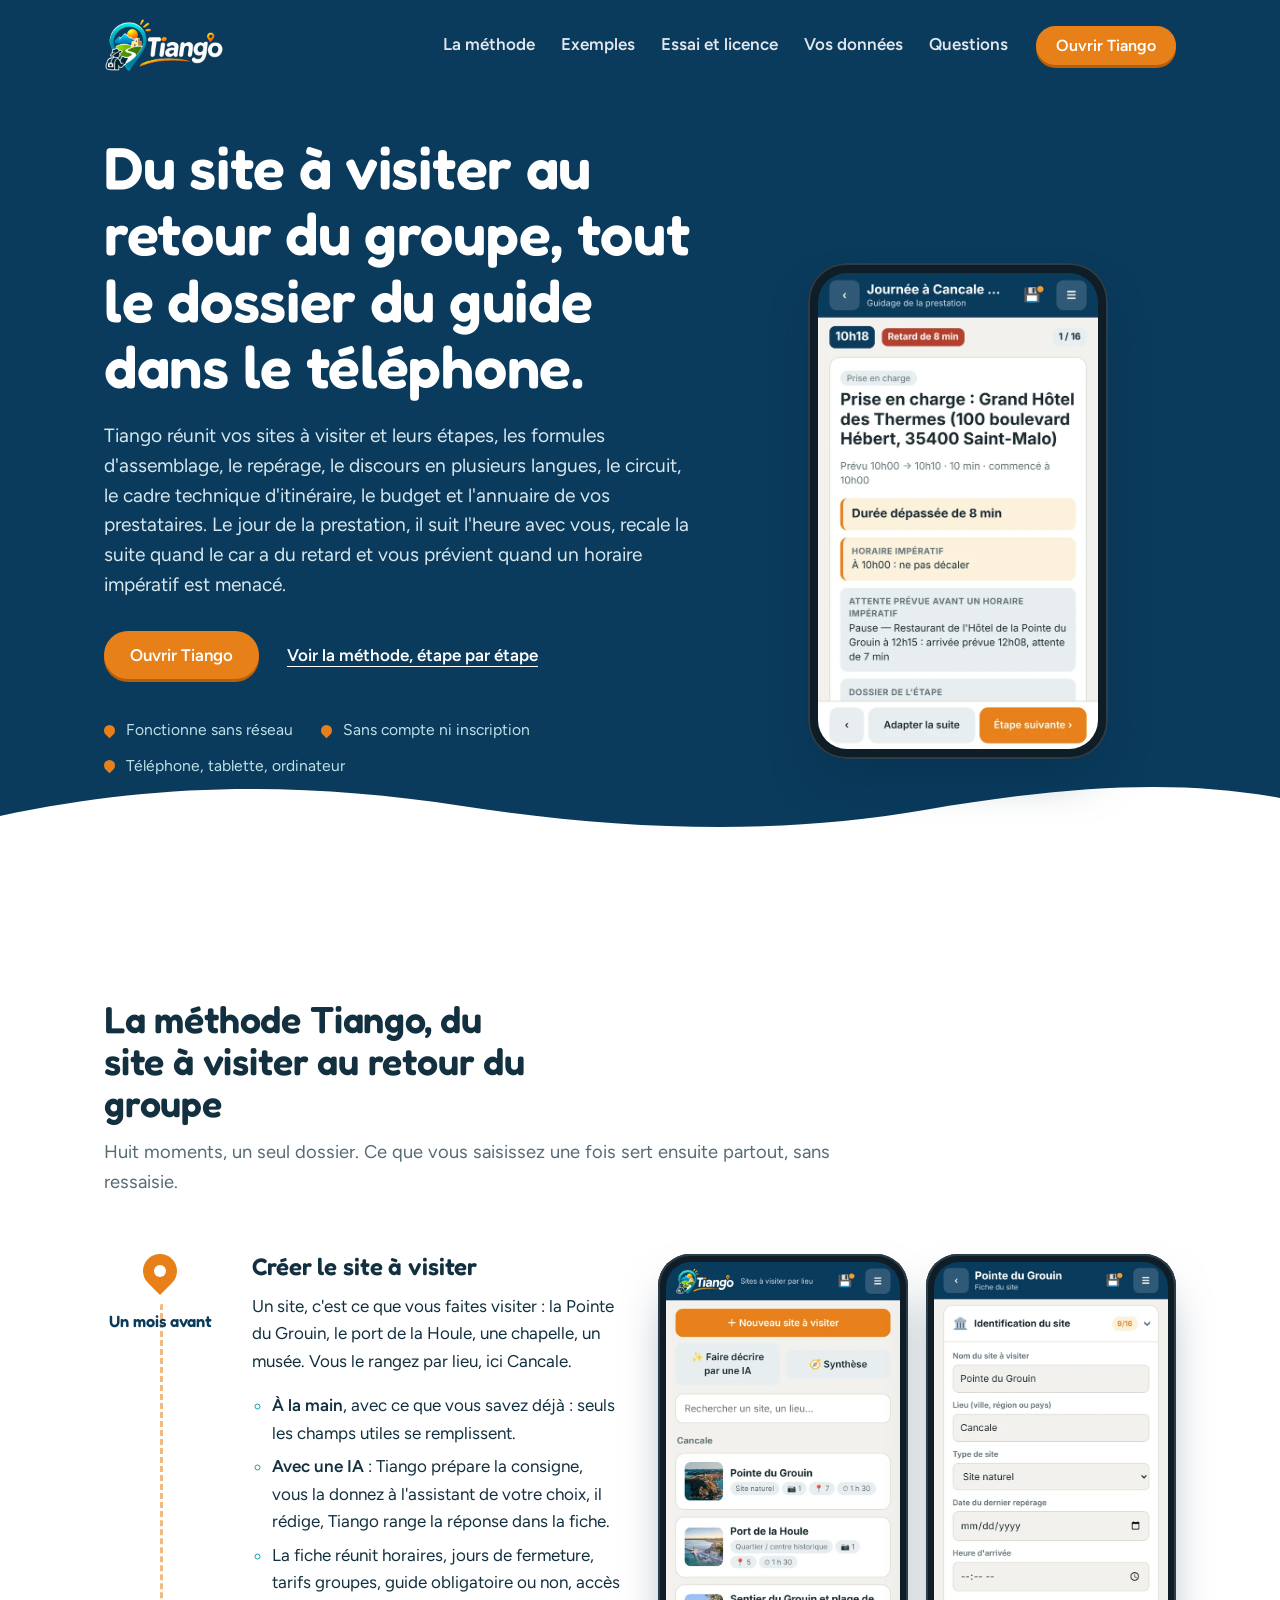
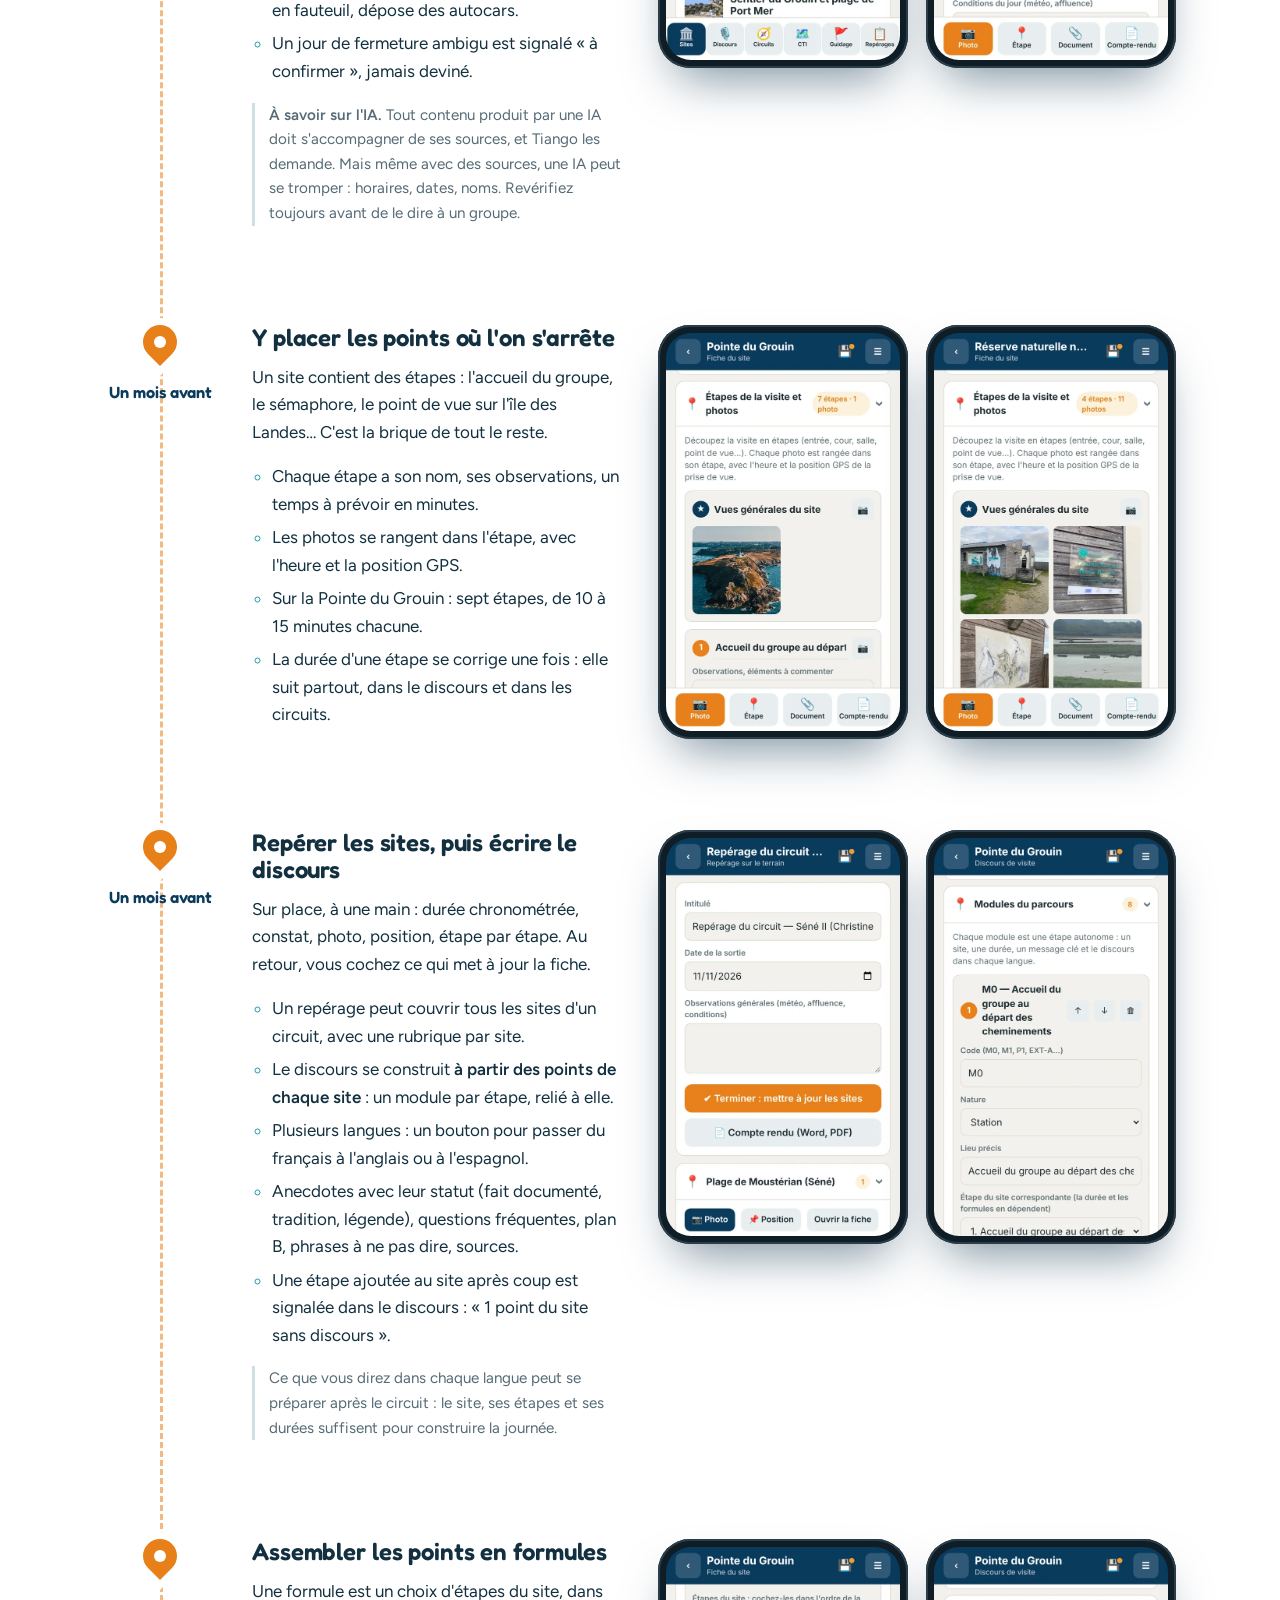
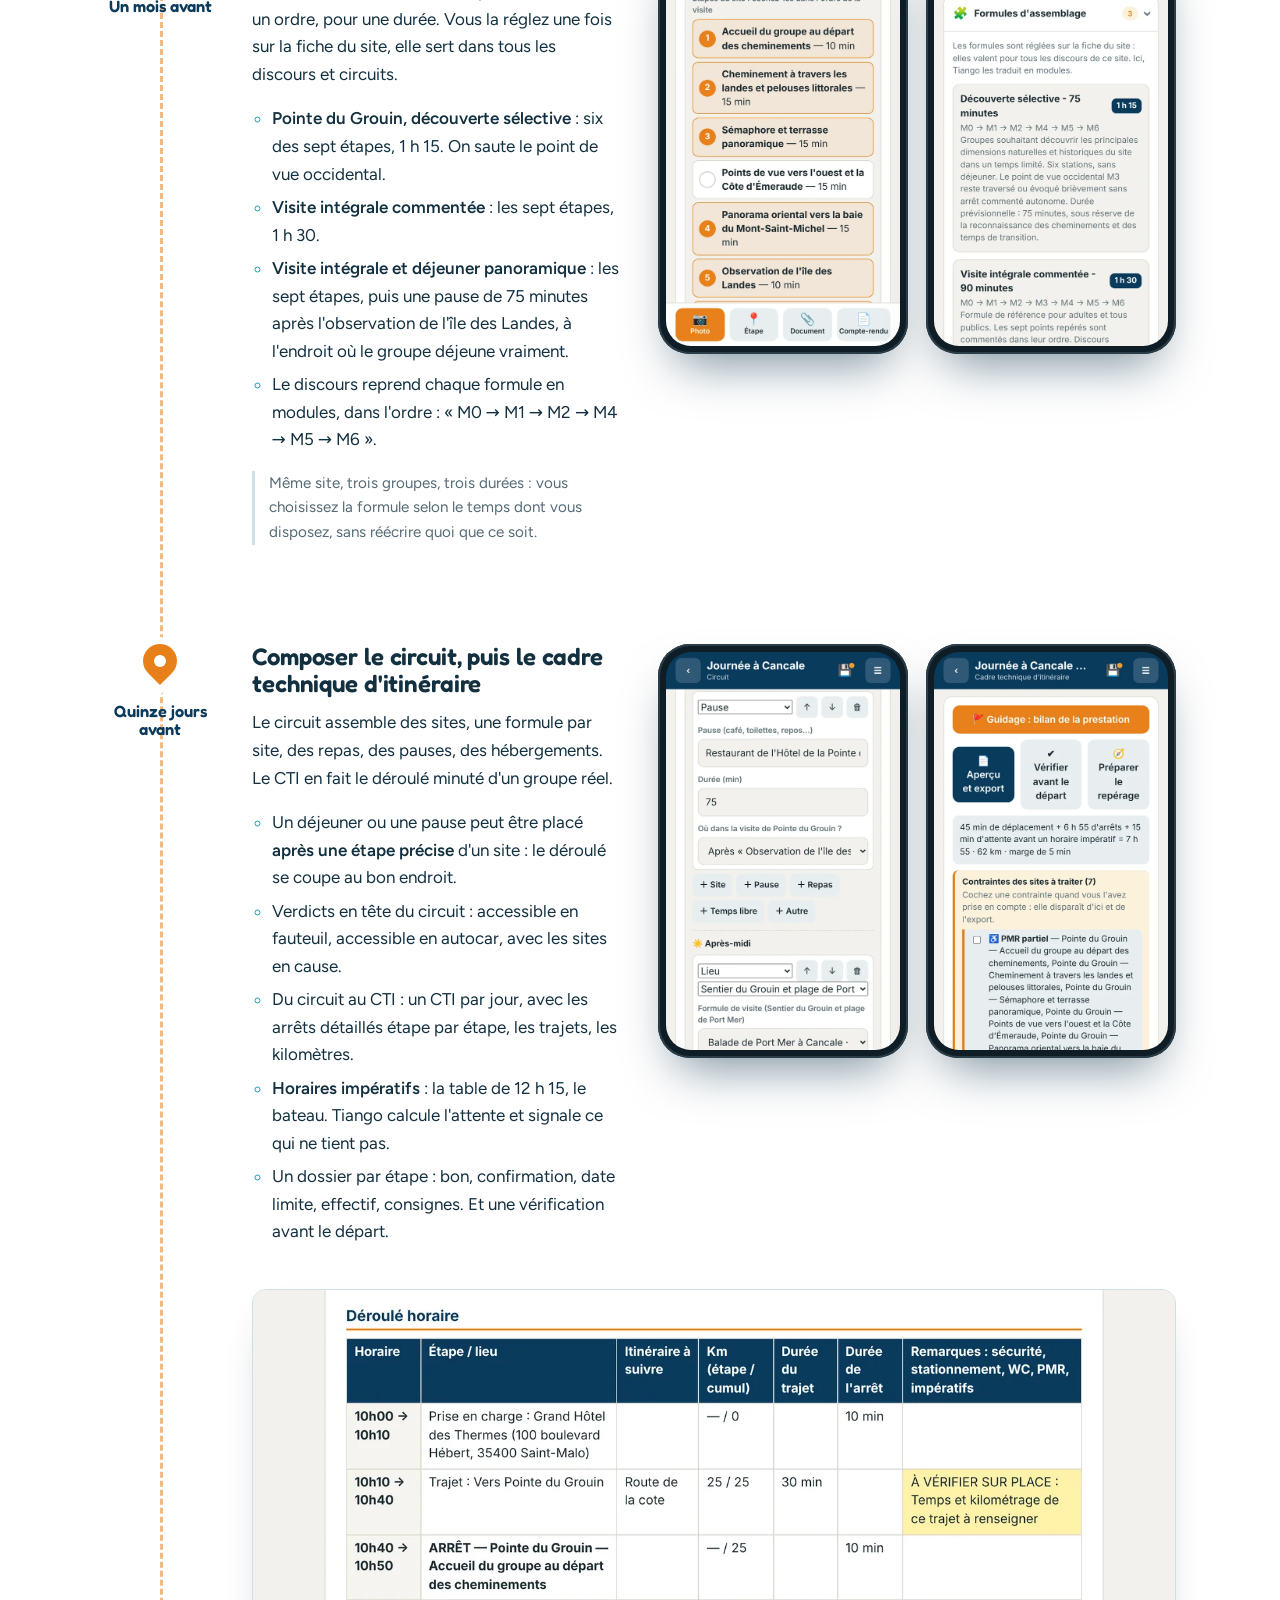
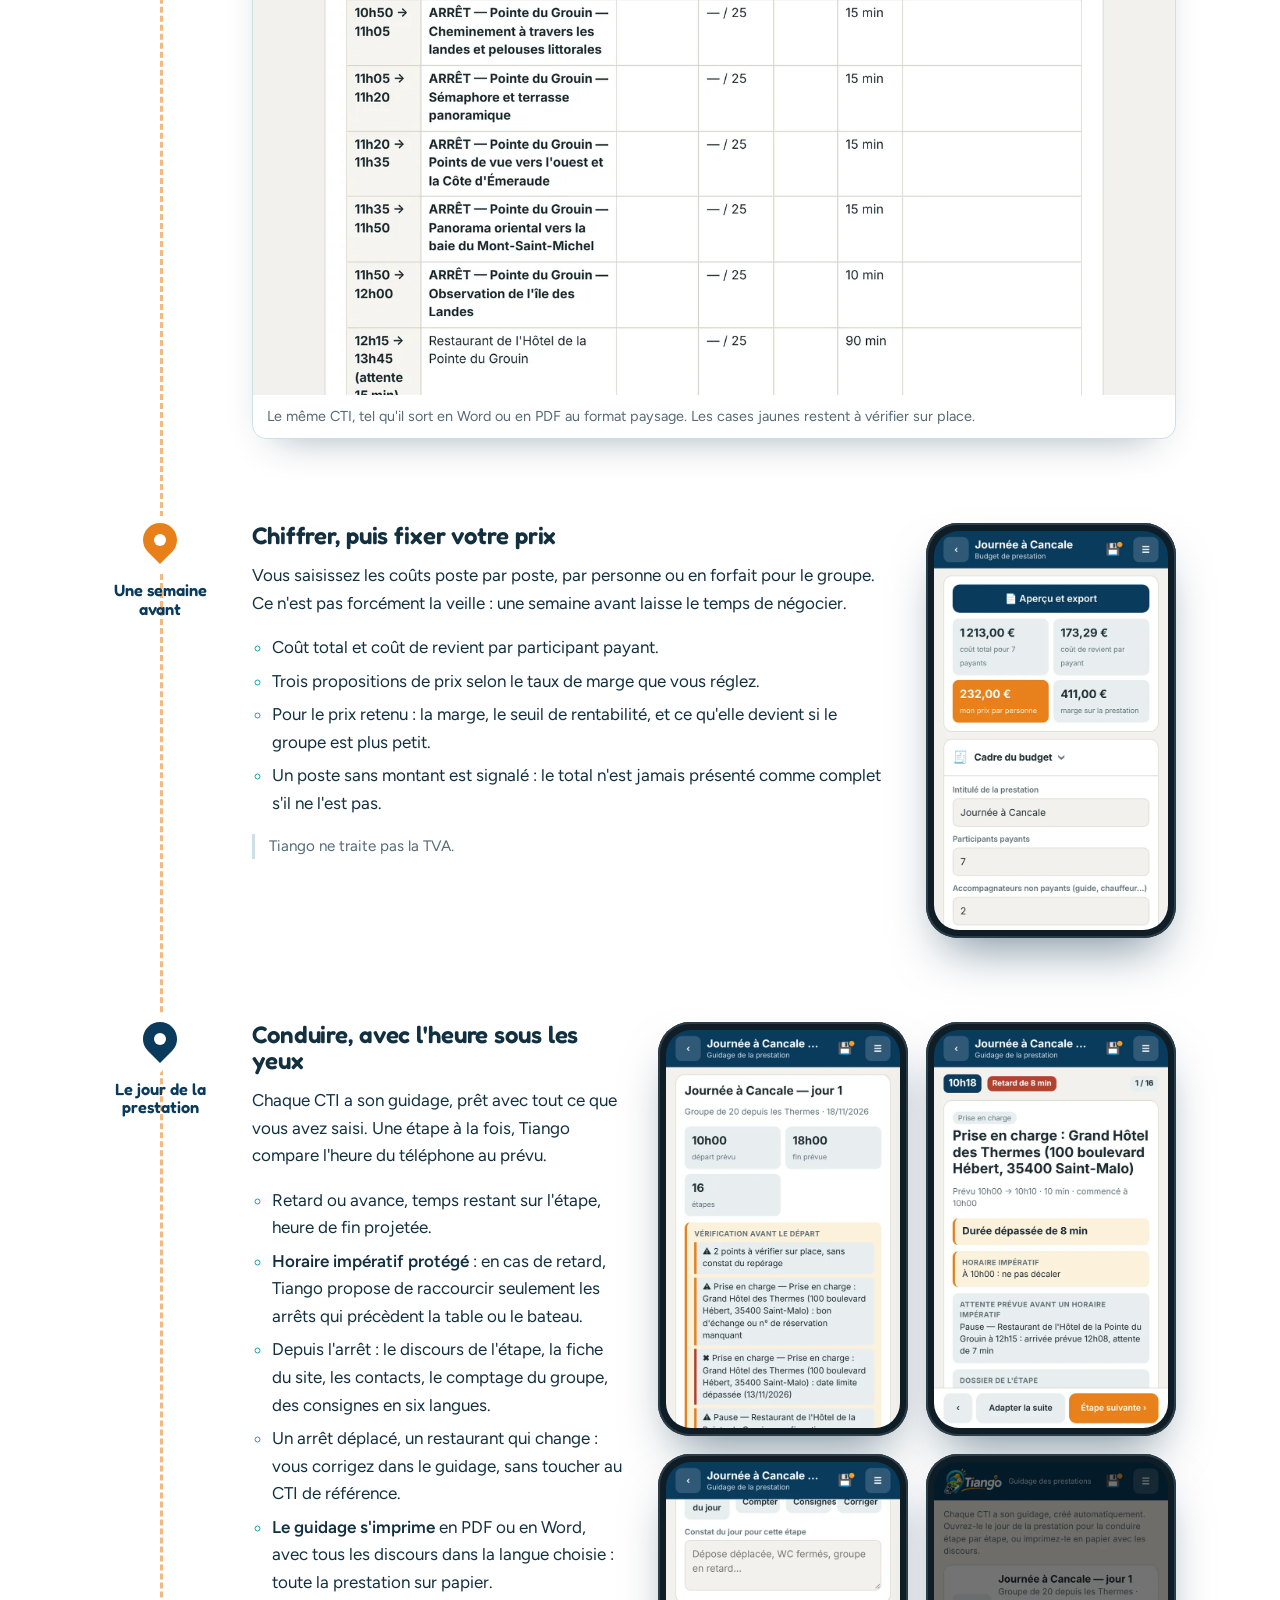
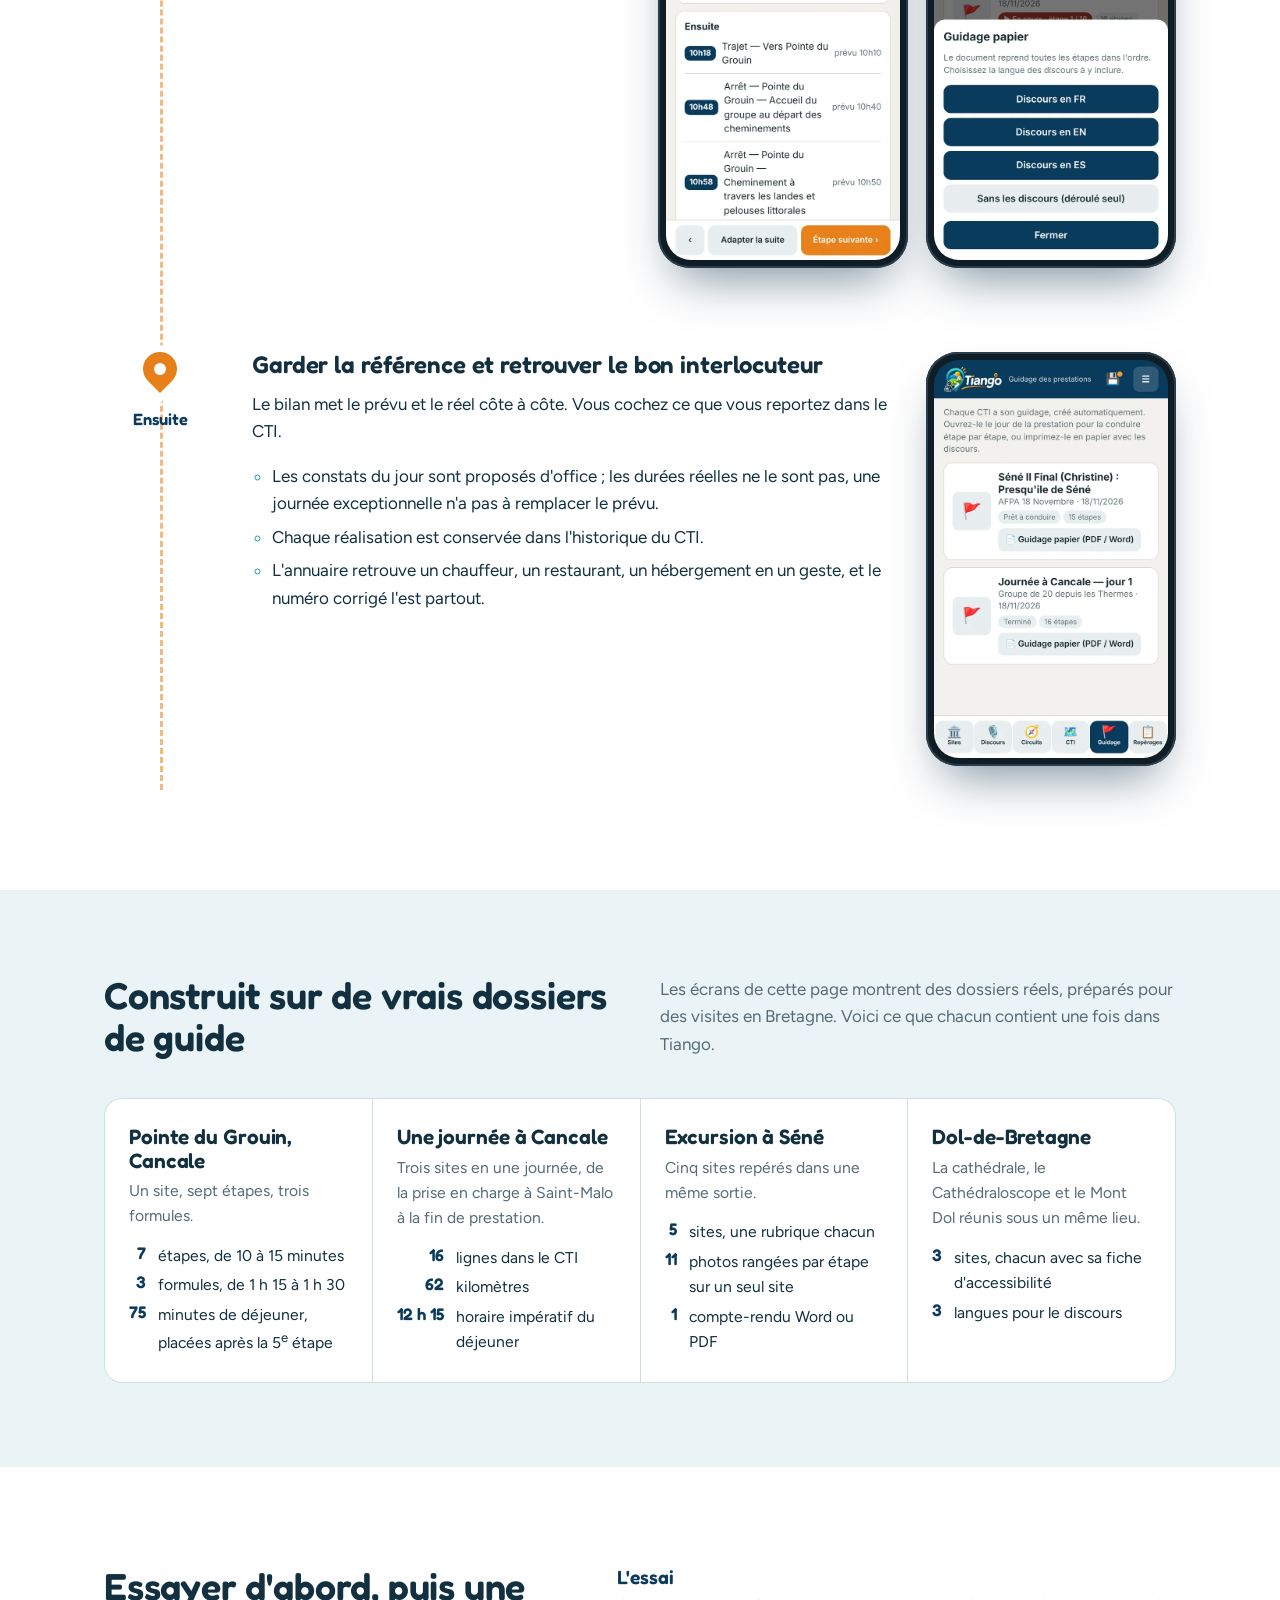
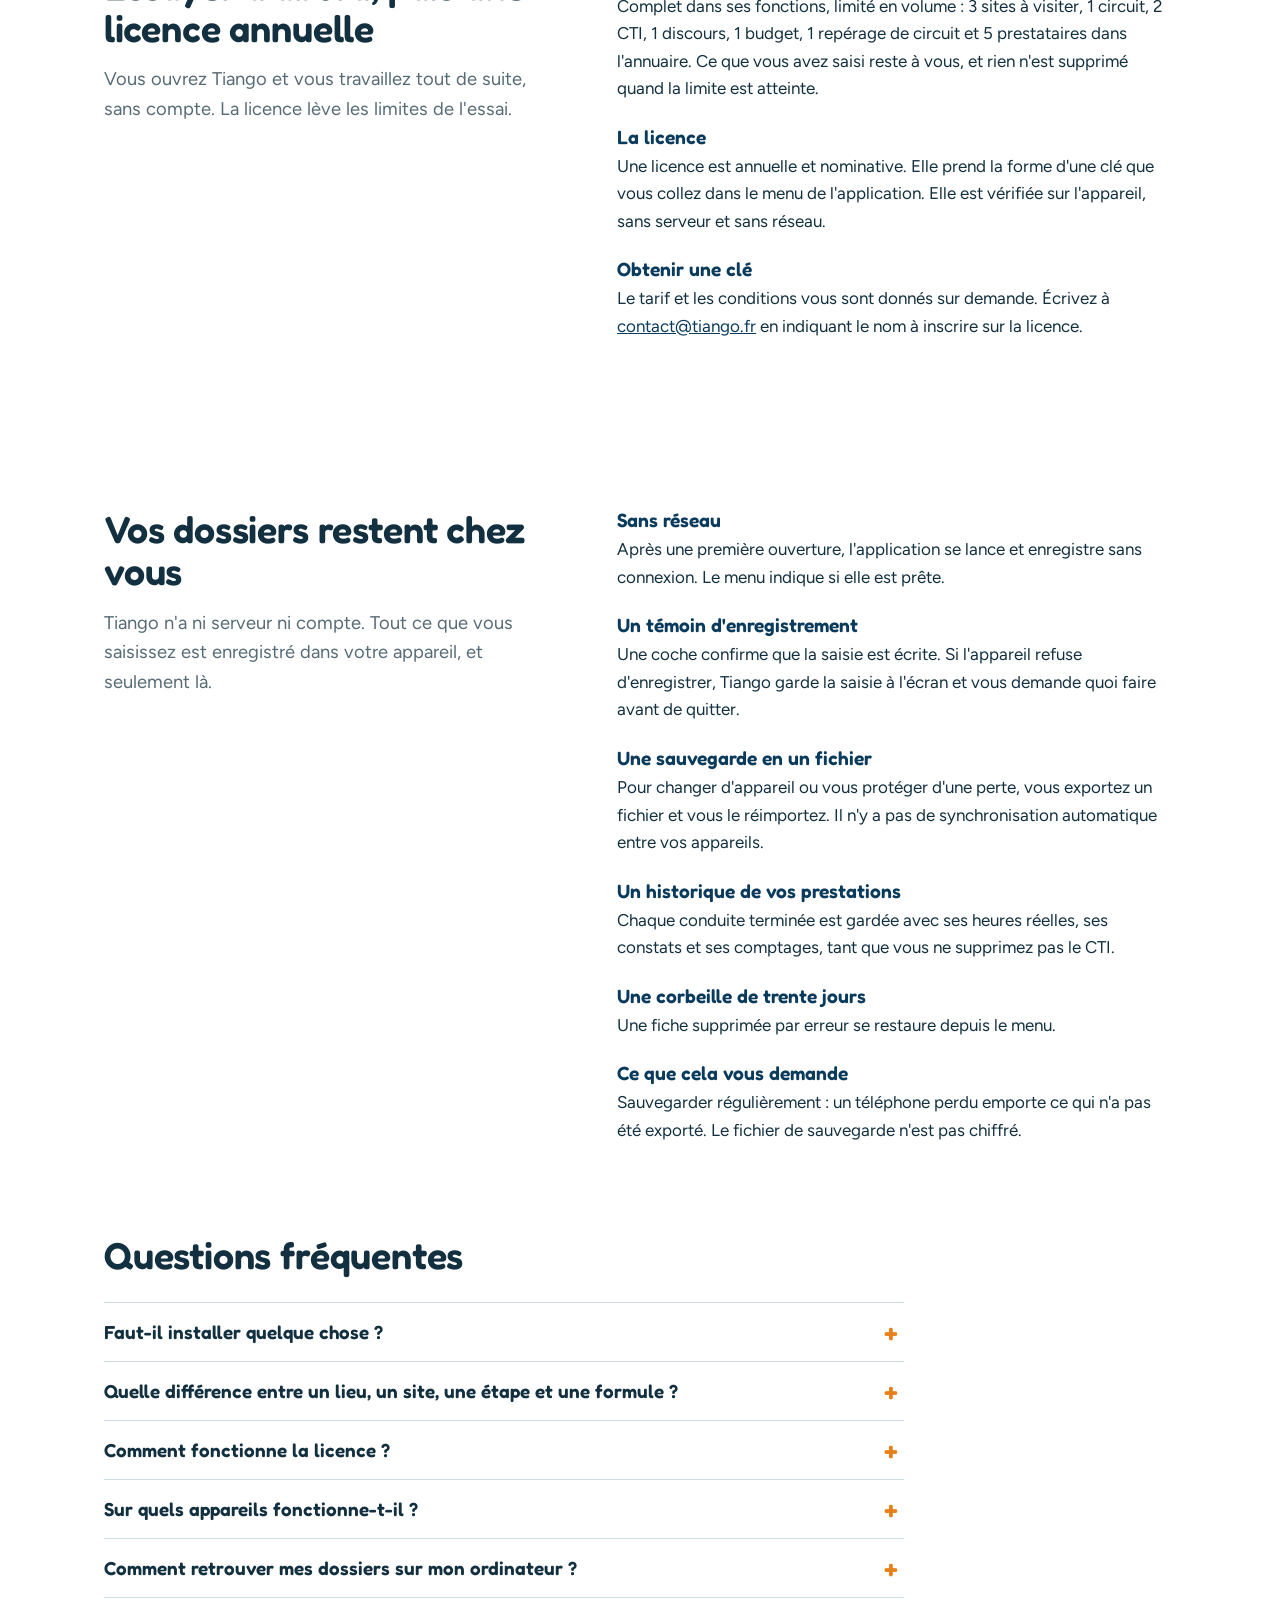
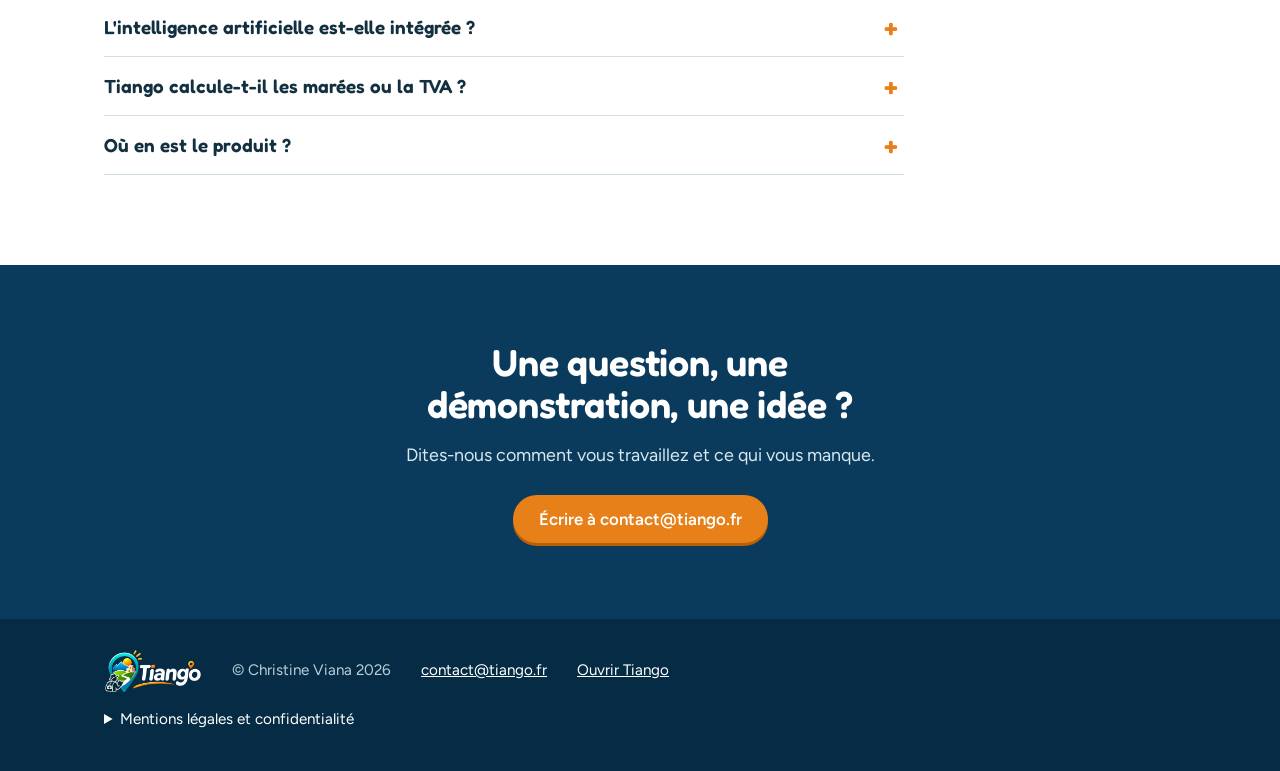
<file: index.html>
<!DOCTYPE html>
<html lang="fr">
<head>
<meta charset="utf-8">
<meta name="viewport" content="width=device-width, initial-scale=1">
<title>Tiango – le dossier du guide, du repérage au retour du groupe</title>
<meta name="description" content="Tiango réunit les sites à visiter et leurs étapes, les formules d'assemblage, le repérage, le discours en plusieurs langues, le circuit, le cadre technique d'itinéraire, le budget et l'annuaire. Le jour J, il suit l'heure et protège les horaires impératifs. Sans réseau, sans compte.">
<meta name="theme-color" content="#0a3a5c">
<meta property="og:title" content="Tiango – le dossier du guide, du repérage au retour du groupe">
<meta property="og:description" content="Sites à visiter, repérage, itinéraire, discours, budget, annuaire et conduite de la prestation, dans le téléphone du guide.">
<meta property="og:type" content="website">
<meta property="og:url" content="https://tiango.fr/">
<meta property="og:image" content="https://tiango.fr/img/icon-192.png">
<link rel="icon" type="image/png" href="img/icon-32.png">
<link rel="apple-touch-icon" href="img/icon-180.png">
<link rel="preload" href="fonts/fredoka-latin-600-normal.woff2" as="font" type="font/woff2" crossorigin>
<link rel="stylesheet" href="site.css">
</head>
<body>
<a class="skip" href="#journee">Aller au contenu</a>

<header class="top">
  <nav class="nav wrap" aria-label="Navigation principale">
    <a class="brand" href="./" aria-label="Tiango, accueil"><img src="img/logo-dark.png" alt="Tiango" width="720" height="323"></a>
    <ul>
      <li><a href="#journee">La méthode</a></li>
      <li><a href="#exemples">Exemples</a></li>
      <li><a href="#licence">Essai et licence</a></li>
      <li><a href="#donnees">Vos données</a></li>
      <li><a href="#questions">Questions</a></li>
    </ul>
    <a class="go" href="app/">Ouvrir Tiango</a>
  </nav>

  <div class="hero wrap">
    <div>
      <h1>Du site à visiter au retour du groupe, tout le dossier du guide dans le téléphone.</h1>
      <p class="lead">Tiango réunit vos sites à visiter et leurs étapes, les formules d'assemblage, le repérage, le discours en plusieurs langues, le circuit, le cadre technique d'itinéraire, le budget et l'annuaire de vos prestataires. Le jour de la prestation, il suit l'heure avec vous, recale la suite quand le car a du retard et vous prévient quand un horaire impératif est menacé.</p>
      <div class="cta">
        <a class="go" href="app/">Ouvrir Tiango</a>
        <a class="quiet" href="#journee">Voir la méthode, étape par étape</a>
      </div>
      <ul class="facts">
        <li>Fonctionne sans réseau</li>
        <li>Sans compte ni inscription</li>
        <li>Téléphone, tablette, ordinateur</li>
      </ul>
    </div>
    <div class="phone">
      <img src="img/conduite.webp" width="600" height="1021" alt="Tiango pendant une prestation à Cancale : le groupe a huit minutes de retard, l'horaire impératif du déjeuner est rappelé.">
    </div>
  </div>
  <svg class="shore" viewBox="0 0 1440 70" preserveAspectRatio="none" aria-hidden="true"><path d="M0 70V38c180-34 340-34 520-10s350 30 520 4 290-30 400-12v50z"/></svg>
</header>

<main>
<section class="route" id="journee">
  <div class="wrap">
    <h2>La méthode Tiango, du site à visiter au retour du groupe</h2>
    <p>Huit moments, un seul dossier. Ce que vous saisissez une fois sert ensuite partout, sans ressaisie.</p>

    <ol class="stops">
<li class="stop">
<div class="when">Un mois avant</div>
<div class="what"><h3>Créer le site à visiter</h3><p>Un site, c'est ce que vous faites visiter : la Pointe du Grouin, le port de la Houle, une chapelle, un musée. Vous le rangez par lieu, ici Cancale.</p><ul><li><b>À la main</b>, avec ce que vous savez déjà : seuls les champs utiles se remplissent.</li><li><b>Avec une IA</b> : Tiango prépare la consigne, vous la donnez à l'assistant de votre choix, il rédige, Tiango range la réponse dans la fiche.</li><li>La fiche réunit horaires, jours de fermeture, tarifs groupes, guide obligatoire ou non, accès en fauteuil, dépose des autocars.</li><li>Un jour de fermeture ambigu est signalé « à confirmer », jamais deviné.</li></ul><p class="note"><b>À savoir sur l'IA.</b> Tout contenu produit par une IA doit s'accompagner de ses sources, et Tiango les demande. Mais même avec des sources, une IA peut se tromper : horaires, dates, noms. Revérifiez toujours avant de le dire à un groupe.</p></div>
<div class="shots"><div class="phone small"><img loading="lazy" src="img/sites.webp" width="600" height="1021" alt="La liste des sites à visiter, rangés par lieu : Cancale réunit la Pointe du Grouin, le sentier de Port Mer et le Port de la Houle."></div><div class="phone small"><img loading="lazy" src="img/fiche.webp" width="600" height="1021" alt="La fiche de la Pointe du Grouin : identification, horaires, accessibilité, accès, contenu."></div></div>
</li>
<li class="stop">
<div class="when">Un mois avant</div>
<div class="what"><h3>Y placer les points où l'on s'arrête</h3><p>Un site contient des étapes : l'accueil du groupe, le sémaphore, le point de vue sur l'île des Landes… C'est la brique de tout le reste.</p><ul><li>Chaque étape a son nom, ses observations, un temps à prévoir en minutes.</li><li>Les photos se rangent dans l'étape, avec l'heure et la position GPS.</li><li>Sur la Pointe du Grouin : sept étapes, de 10 à 15 minutes chacune.</li><li>La durée d'une étape se corrige une fois : elle suit partout, dans le discours et dans les circuits.</li></ul></div>
<div class="shots"><div class="phone small"><img loading="lazy" src="img/etapes.webp" width="600" height="1021" alt="Les sept étapes de la Pointe du Grouin avec leur durée."></div><div class="phone small"><img loading="lazy" src="img/etapes-photos.webp" width="600" height="1021" alt="Une visite repérée à la réserve des marais de Séné : onze photos rangées par étape."></div></div>
</li>
<li class="stop">
<div class="when">Un mois avant</div>
<div class="what"><h3>Repérer les sites, puis écrire le discours</h3><p>Sur place, à une main : durée chronométrée, constat, photo, position, étape par étape. Au retour, vous cochez ce qui met à jour la fiche.</p><ul><li>Un repérage peut couvrir tous les sites d'un circuit, avec une rubrique par site.</li><li>Le discours se construit <b>à partir des points de chaque site</b> : un module par étape, relié à elle.</li><li>Plusieurs langues : un bouton pour passer du français à l'anglais ou à l'espagnol.</li><li>Anecdotes avec leur statut (fait documenté, tradition, légende), questions fréquentes, plan B, phrases à ne pas dire, sources.</li><li>Une étape ajoutée au site après coup est signalée dans le discours : « 1 point du site sans discours ».</li></ul><p class="note">Ce que vous direz dans chaque langue peut se préparer après le circuit : le site, ses étapes et ses durées suffisent pour construire la journée.</p></div>
<div class="shots"><div class="phone small"><img loading="lazy" src="img/reperage-fiche.webp" width="600" height="1021" alt="Fiche de repérage d'un site : constats et durées étape par étape."></div><div class="phone small"><img loading="lazy" src="img/discours.webp" width="600" height="1021" alt="Les modules du discours de la Pointe du Grouin, chacun relié à son étape."></div></div>
</li>
<li class="stop">
<div class="when">Un mois avant</div>
<div class="what"><h3>Assembler les points en formules</h3><p>Une formule est un choix d'étapes du site, dans un ordre, pour une durée. Vous la réglez une fois sur la fiche du site, elle sert dans tous les discours et circuits.</p><ul><li><b>Pointe du Grouin, découverte sélective</b> : six des sept étapes, 1 h 15. On saute le point de vue occidental.</li><li><b>Visite intégrale commentée</b> : les sept étapes, 1 h 30.</li><li><b>Visite intégrale et déjeuner panoramique</b> : les sept étapes, puis une pause de 75 minutes après l'observation de l'île des Landes, à l'endroit où le groupe déjeune vraiment.</li><li>Le discours reprend chaque formule en modules, dans l'ordre : « M0 → M1 → M2 → M4 → M5 → M6 ».</li></ul><p class="note">Même site, trois groupes, trois durées : vous choisissez la formule selon le temps dont vous disposez, sans réécrire quoi que ce soit.</p></div>
<div class="shots"><div class="phone small"><img loading="lazy" src="img/formules.webp" width="600" height="1021" alt="Cocher les étapes dans l'ordre : le numéro donne le rang dans la formule."></div><div class="phone small"><img loading="lazy" src="img/discours-formules.webp" width="600" height="1021" alt="Les trois formules de la Pointe du Grouin traduites en modules."></div></div>
</li>
<li class="stop">
<div class="when">Quinze jours avant</div>
<div class="what"><h3>Composer le circuit, puis le cadre technique d'itinéraire</h3><p>Le circuit assemble des sites, une formule par site, des repas, des pauses, des hébergements. Le CTI en fait le déroulé minuté d'un groupe réel.</p><ul><li>Un déjeuner ou une pause peut être placé <b>après une étape précise</b> d'un site : le déroulé se coupe au bon endroit.</li><li>Verdicts en tête du circuit : accessible en fauteuil, accessible en autocar, avec les sites en cause.</li><li>Du circuit au CTI : un CTI par jour, avec les arrêts détaillés étape par étape, les trajets, les kilomètres.</li><li><b>Horaires impératifs</b> : la table de 12 h 15, le bateau. Tiango calcule l'attente et signale ce qui ne tient pas.</li><li>Un dossier par étape : bon, confirmation, date limite, effectif, consignes. Et une vérification avant le départ.</li></ul></div>
<div class="shots"><div class="phone small"><img loading="lazy" src="img/circuit-pause.webp" width="600" height="1021" alt="Une pause de 75 minutes insérée après l'étape « Observation de l'île des Landes »."></div><div class="phone small"><img loading="lazy" src="img/cti.webp" width="600" height="1021" alt="Le CTI de la journée à Cancale : bilan des temps, contrôles, accès au guidage."></div></div><figure class="wide"><img loading="lazy" src="img/cti-deroule.webp" width="1400" height="1071" alt="Le déroulé horaire exporté en paysage : horaires, étape, itinéraire, kilomètres, durées, remarques, cases à vérifier en jaune."><figcaption>Le même CTI, tel qu'il sort en Word ou en PDF au format paysage. Les cases jaunes restent à vérifier sur place.</figcaption></figure>
</li>
<li class="stop">
<div class="when">Une semaine avant</div>
<div class="what"><h3>Chiffrer, puis fixer votre prix</h3><p>Vous saisissez les coûts poste par poste, par personne ou en forfait pour le groupe. Ce n'est pas forcément la veille : une semaine avant laisse le temps de négocier.</p><ul><li>Coût total et coût de revient par participant payant.</li><li>Trois propositions de prix selon le taux de marge que vous réglez.</li><li>Pour le prix retenu : la marge, le seuil de rentabilité, et ce qu'elle devient si le groupe est plus petit.</li><li>Un poste sans montant est signalé : le total n'est jamais présenté comme complet s'il ne l'est pas.</li></ul><p class="note">Tiango ne traite pas la TVA.</p></div>
<div class="shots"><div class="phone small"><img loading="lazy" src="img/budget.webp" width="600" height="1021" alt="Budget de la journée à Cancale : coût total, coût de revient par payant, prix retenu, marge."></div></div>
</li>
<li class="stop day">
<div class="when">Le jour de la prestation</div>
<div class="what"><h3>Conduire, avec l'heure sous les yeux</h3><p>Chaque CTI a son guidage, prêt avec tout ce que vous avez saisi. Une étape à la fois, Tiango compare l'heure du téléphone au prévu.</p><ul><li>Retard ou avance, temps restant sur l'étape, heure de fin projetée.</li><li><b>Horaire impératif protégé</b> : en cas de retard, Tiango propose de raccourcir seulement les arrêts qui précèdent la table ou le bateau.</li><li>Depuis l'arrêt : le discours de l'étape, la fiche du site, les contacts, le comptage du groupe, des consignes en six langues.</li><li>Un arrêt déplacé, un restaurant qui change : vous corrigez dans le guidage, sans toucher au CTI de référence.</li><li><b>Le guidage s'imprime</b> en PDF ou en Word, avec tous les discours dans la langue choisie : toute la prestation sur papier.</li></ul></div>
<div class="shots"><div class="phone small"><img loading="lazy" src="img/gui-prepa.webp" width="600" height="1021" alt="Écran de préparation : heures, nombre d'étapes, vérification avant le départ."></div><div class="phone small"><img loading="lazy" src="img/conduite.webp" width="600" height="1021" alt="Retard de 8 minutes : l'horaire impératif est rappelé, l'attente avant le déjeuner annoncée."></div><div class="phone small"><img loading="lazy" src="img/conduite-suite.webp" width="600" height="1021" alt="Les constats du jour et les étapes suivantes, recalées."></div><div class="phone small"><img loading="lazy" src="img/papier-langue.webp" width="600" height="1021" alt="Le guidage papier : choix de la langue des discours à inclure."></div></div>
</li>
<li class="stop">
<div class="when">Ensuite</div>
<div class="what"><h3>Garder la référence et retrouver le bon interlocuteur</h3><p>Le bilan met le prévu et le réel côte à côte. Vous cochez ce que vous reportez dans le CTI.</p><ul><li>Les constats du jour sont proposés d'office ; les durées réelles ne le sont pas, une journée exceptionnelle n'a pas à remplacer le prévu.</li><li>Chaque réalisation est conservée dans l'historique du CTI.</li><li>L'annuaire retrouve un chauffeur, un restaurant, un hébergement en un geste, et le numéro corrigé l'est partout.</li></ul></div>
<div class="shots"><div class="phone small"><img loading="lazy" src="img/gui-liste.webp" width="600" height="1021" alt="La liste des guidages : prêt à conduire, en cours, terminé."></div></div>
</li>
</ol>
  </div>
</section>

<section class="examples" id="exemples">
<div class="wrap">
<div class="intro">
<h2>Construit sur de vrais dossiers de guide</h2>
<p>Les écrans de cette page montrent des dossiers réels, préparés pour des visites en Bretagne. Voici ce que chacun contient une fois dans Tiango.</p>
</div>
<ul class="files">
<li>
<h3>Pointe du Grouin, Cancale</h3>
<p>Un site, sept étapes, trois formules.</p>
<dl><dt>7</dt><dd>étapes, de 10 à 15 minutes</dd><dt>3</dt><dd>formules, de 1&nbsp;h&nbsp;15 à 1&nbsp;h&nbsp;30</dd><dt>75</dt><dd>minutes de déjeuner, placées après la 5<sup>e</sup> étape</dd></dl>
</li>
<li>
<h3>Une journée à Cancale</h3>
<p>Trois sites en une journée, de la prise en charge à Saint-Malo à la fin de prestation.</p>
<dl><dt>16</dt><dd>lignes dans le CTI</dd><dt>62</dt><dd>kilomètres</dd><dt>12&nbsp;h&nbsp;15</dt><dd>horaire impératif du déjeuner</dd></dl>
</li>
<li>
<h3>Excursion à Séné</h3>
<p>Cinq sites repérés dans une même sortie.</p>
<dl><dt>5</dt><dd>sites, une rubrique chacun</dd><dt>11</dt><dd>photos rangées par étape sur un seul site</dd><dt>1</dt><dd>compte-rendu Word ou PDF</dd></dl>
</li>
<li>
<h3>Dol-de-Bretagne</h3>
<p>La cathédrale, le Cathédraloscope et le Mont Dol réunis sous un même lieu.</p>
<dl><dt>3</dt><dd>sites, chacun avec sa fiche d'accessibilité</dd><dt>3</dt><dd>langues pour le discours</dd></dl>
</li>
</ul>
</div>
</section>

<section class="data" id="licence">
  <div class="wrap">
    <div class="cols">
      <div>
        <h2>Essayer d'abord, puis une licence annuelle</h2>
        <p class="lead" style="margin-top:16px">Vous ouvrez Tiango et vous travaillez tout de suite, sans compte. La licence lève les limites de l'essai.</p>
      </div>
      <dl>
        <dt>L'essai</dt>
        <dd>Complet dans ses fonctions, limité en volume : 3 sites à visiter, 1 circuit, 2 CTI, 1 discours, 1 budget, 1 repérage de circuit et 5 prestataires dans l'annuaire. Ce que vous avez saisi reste à vous, et rien n'est supprimé quand la limite est atteinte.</dd>
        <dt>La licence</dt>
        <dd>Une licence est annuelle et nominative. Elle prend la forme d'une clé que vous collez dans le menu de l'application. Elle est vérifiée sur l'appareil, sans serveur et sans réseau.</dd>
        <dt>Obtenir une clé</dt>
        <dd>Le tarif et les conditions vous sont donnés sur demande. Écrivez à <a href="mailto:contact@tiango.fr?subject=Demande de licence Tiango">contact@tiango.fr</a> en indiquant le nom à inscrire sur la licence.</dd>
      </dl>
    </div>
  </div>
</section>

<section class="data" id="donnees">
  <div class="wrap">
    <div class="cols">
      <div>
        <h2>Vos dossiers restent chez vous</h2>
        <p class="lead" style="margin-top:16px">Tiango n'a ni serveur ni compte. Tout ce que vous saisissez est enregistré dans votre appareil, et seulement là.</p>
      </div>
      <dl>
        <dt>Sans réseau</dt>
        <dd>Après une première ouverture, l'application se lance et enregistre sans connexion. Le menu indique si elle est prête.</dd>
        <dt>Un témoin d'enregistrement</dt>
        <dd>Une coche confirme que la saisie est écrite. Si l'appareil refuse d'enregistrer, Tiango garde la saisie à l'écran et vous demande quoi faire avant de quitter.</dd>
        <dt>Une sauvegarde en un fichier</dt>
        <dd>Pour changer d'appareil ou vous protéger d'une perte, vous exportez un fichier et vous le réimportez. Il n'y a pas de synchronisation automatique entre vos appareils.</dd>
        <dt>Un historique de vos prestations</dt>
        <dd>Chaque conduite terminée est gardée avec ses heures réelles, ses constats et ses comptages, tant que vous ne supprimez pas le CTI.</dd>
        <dt>Une corbeille de trente jours</dt>
        <dd>Une fiche supprimée par erreur se restaure depuis le menu.</dd>
        <dt>Ce que cela vous demande</dt>
        <dd>Sauvegarder régulièrement : un téléphone perdu emporte ce qui n'a pas été exporté. Le fichier de sauvegarde n'est pas chiffré.</dd>
      </dl>
    </div>
  </div>
</section>

<section class="faq" id="questions">
  <div class="wrap">
    <h2>Questions fréquentes</h2>
    <details>
      <summary>Faut-il installer quelque chose ?</summary>
      <p>Non. Tiango s'ouvre dans le navigateur. Sur iPhone et iPad, ajoutez-le à l'écran d'accueil depuis le bouton Partager de Safari : il se lance alors comme une application et ses données sont mieux protégées.</p>
    </details>
    <details>
      <summary>Quelle différence entre un lieu, un site, une étape et une formule ?</summary>
      <p>Le lieu est la ville ou la région. Le site à visiter est ce que vous faites visiter ; sa fiche (accessibilité, horaires, accès) lui appartient. Une étape est un point du site où le groupe s'arrête. Une formule assemble des étapes du site dans un ordre et pour une durée. Le discours est le texte que vous dites, un module par étape.</p>
    </details>
    <details>
      <summary>Comment fonctionne la licence ?</summary>
      <p>Vous recevez une clé nominative valable un an, que vous saisissez dans le menu de l'application. Sa validité se vérifie sur l'appareil, sans connexion. À l'échéance, vos dossiers restent consultables et exportables : seule la création au-delà des limites de l'essai est bloquée.</p>
    </details>
    <details>
      <summary>Sur quels appareils fonctionne-t-il ?</summary>
      <p>Sur téléphone, tablette et ordinateur, avec un navigateur récent. Il est pensé d'abord pour le téléphone, tenu d'une main sur le terrain.</p>
    </details>
    <details>
      <summary>Comment retrouver mes dossiers sur mon ordinateur ?</summary>
      <p>Vous sauvegardez depuis le téléphone, vous transmettez le fichier (AirDrop, messagerie, clé), puis vous l'importez sur l'ordinateur. Si une version plus récente existe déjà sur l'appareil, Tiango vous le dit avant de remplacer quoi que ce soit.</p>
    </details>
    <details>
      <summary>L'intelligence artificielle est-elle intégrée ?</summary>
      <p>Non. Tiango prépare une consigne au bon format, qui demande à l'IA de citer ses sources et de laisser vide ce qu'elle ne peut pas vérifier. Vous la copiez dans l'assistant de votre choix, puis Tiango importe la réponse. Rien n'est envoyé par Tiango. Même avec des sources, une IA peut se tromper : revérifiez toujours avant de dire quoi que ce soit à un groupe.</p>
    </details>
    <details>
      <summary>Tiango calcule-t-il les marées ou la TVA ?</summary>
      <p>Non. Les marées se saisissent à la main. Le lever et le coucher du soleil se calculent d'un bouton. Le budget donne des montants sans traitement de la TVA.</p>
    </details>
    <details>
      <summary>Où en est le produit ?</summary>
      <p>Tiango est en phase pilote. Il a été vérifié par des tests automatisés ; les essais sur le terrain sont en cours. Vos retours comptent : écrivez-nous.</p>
    </details>
  </div>
</section>
</main>

<section class="contact" id="contact">
  <div class="wrap">
    <h2>Une question, une démonstration, une idée ?</h2>
    <p>Dites-nous comment vous travaillez et ce qui vous manque.</p>
    <a class="go" href="mailto:contact@tiango.fr">Écrire à contact@tiango.fr</a>
  </div>
</section>

<footer class="foot">
  <div class="wrap">
    <img src="img/logo-dark.png" alt="Tiango" width="720" height="323" loading="lazy">
    <span>© Christine Viana 2026</span>
    <a href="mailto:contact@tiango.fr">contact@tiango.fr</a>
    <a href="app/">Ouvrir Tiango</a>
    <details>
      <summary>Mentions légales et confidentialité</summary>
      <p>Éditeur du site : Christine Viana. Contact : contact@tiango.fr.</p>
      <p>Ce site ne dépose aucun cookie, n'utilise aucun outil de mesure d'audience et ne collecte aucune donnée personnelle. Les polices sont hébergées avec le site. L'application Tiango enregistre vos dossiers dans votre appareil uniquement : ils ne sont transmis ni à l'éditeur ni à un tiers.</p>
      <p>Polices Fredoka et Figtree, sous licence SIL Open Font License.</p>
    </details>
  </div>
</footer>
<script src="site.js"></script>
</body>
</html>
</file>
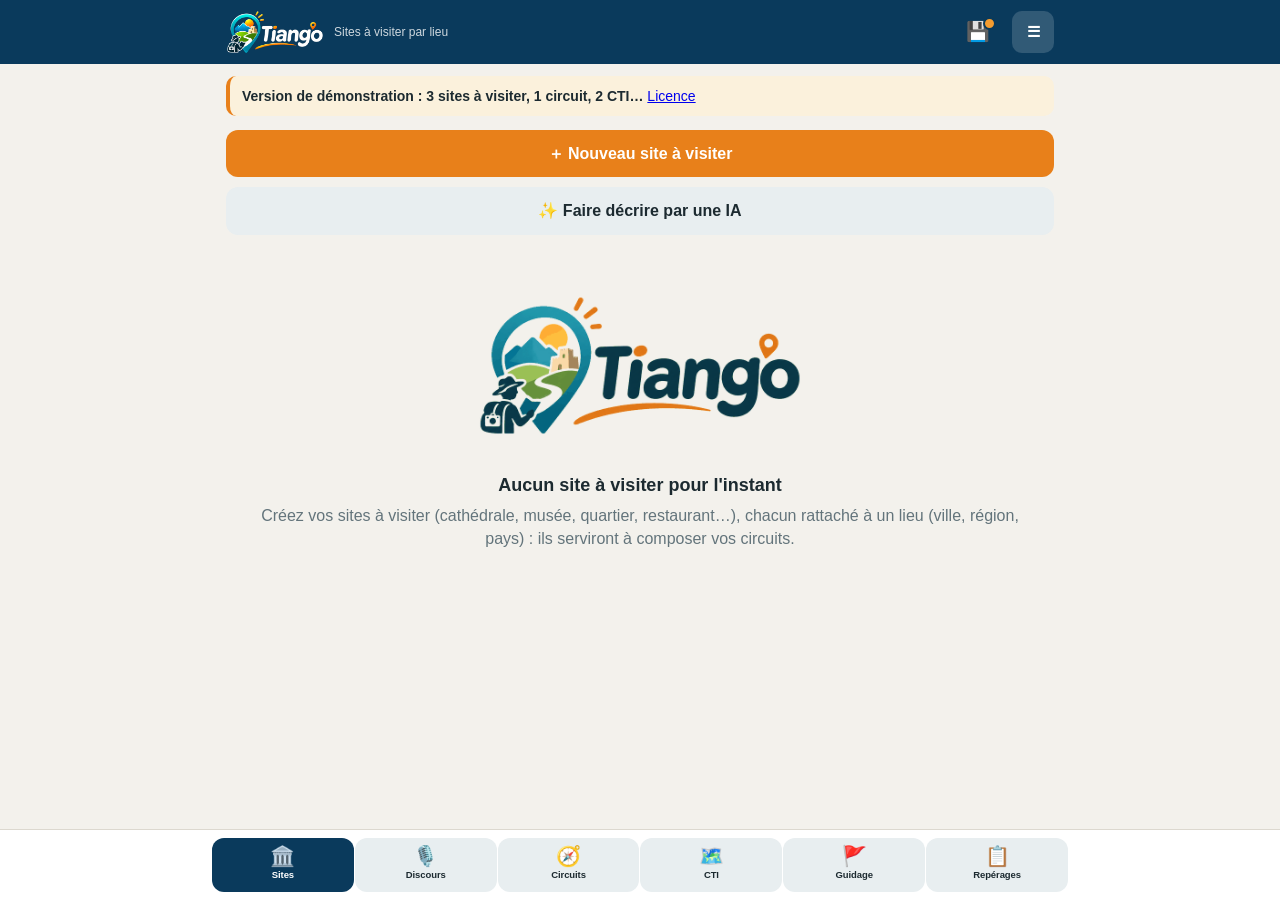
<file: app/index.html>
<!DOCTYPE html>
<html lang="fr">
<head>
<meta charset="utf-8">
<meta http-equiv="Content-Security-Policy" content="default-src 'self'; script-src 'self'; style-src 'self' 'unsafe-inline'; img-src 'self' blob: data:; object-src 'none'; base-uri 'none'; form-action 'none'">
<meta name="viewport" content="width=device-width, initial-scale=1, viewport-fit=cover">
<title>Tiango – repérage de sites pour guides</title>
<meta name="description" content="Tiango : le carnet de repérage du guide touristique, sur téléphone, tablette et ordinateur.">
<meta name="apple-mobile-web-app-capable" content="yes">
<meta name="mobile-web-app-capable" content="yes">
<meta name="apple-mobile-web-app-title" content="Tiango">
<meta name="apple-mobile-web-app-status-bar-style" content="default">
<meta name="theme-color" content="#0a3a5c">
<link rel="icon" type="image/png" href="icon-32.png">
<link rel="apple-touch-icon" href="icon-180.png">
<link rel="manifest" href="manifest.webmanifest">
<style>
:root{
  --bg:#f3f1ec; --card:#ffffff; --ink:#1c2a30; --mute:#63747b; --line:#dcd8cf;
  --pri:#0a3a5c; --pri-ink:#ffffff; --acc:#e8801a; --acc-soft:#fbf1dc; --ok:#2e7d4f; --no:#b3402f; --soft:#e8eef0;
  --r:14px; --sat:env(safe-area-inset-top,0px); --sab:env(safe-area-inset-bottom,0px);
}
@media (prefers-color-scheme:dark){:root{
  --bg:#12191c; --card:#1b2529; --ink:#e8edee; --mute:#9aaab0; --line:#2e3c42;
  --pri:#4fb3c9; --pri-ink:#06202b; --acc:#f59a2e; --acc-soft:#3a2f17; --ok:#6cc391; --no:#ef8a7a; --soft:#243238;
}}
*{box-sizing:border-box;-webkit-tap-highlight-color:transparent}
html{-webkit-text-size-adjust:100%}
body{margin:0;background:var(--bg);color:var(--ink);font:16px/1.45 -apple-system,BlinkMacSystemFont,"Segoe UI",Roboto,Helvetica,Arial,sans-serif;padding-bottom:calc(84px + var(--sab))}
button,input,select,textarea{font:inherit;color:inherit}
button{cursor:pointer}
h1,h2,h3{margin:0;line-height:1.2}
.wrap{max-width:860px;margin:0 auto;padding:0 16px}
header.top{position:sticky;top:0;z-index:20;background:#0a3a5c;color:#fff;padding:calc(10px + var(--sat)) 0 10px}
header.top .wrap{display:flex;align-items:center;gap:10px}
header.top img{height:44px;width:auto;flex:none}
.brand{display:block;width:min(100%,360px);margin:0 auto;padding:10px 16px}
header.top h1{font-size:18px;font-weight:650;flex:1;min-width:0;white-space:nowrap;overflow:hidden;text-overflow:ellipsis}
header.top .sub{font-size:12px;opacity:.8;font-weight:400;display:block}
.ib{background:rgba(255,255,255,.16);color:inherit;border:0;border-radius:10px;min-width:42px;height:42px;padding:0 12px;font-size:15px;font-weight:600}

.btn{background:var(--pri);color:var(--pri-ink);border:0;border-radius:12px;padding:12px 16px;font-weight:600;min-height:46px}
.btn.sec{background:var(--soft);color:var(--ink)}
.btn.acc{background:var(--acc);color:#fff}
.btn.danger{background:transparent;color:var(--no);border:1px solid var(--no)}
.btn.sm{padding:8px 12px;min-height:38px;font-size:14px;border-radius:10px}
.row{display:flex;gap:10px;flex-wrap:wrap;align-items:center}
.grow{flex:1;min-width:0}
.card{background:var(--card);border:1px solid var(--line);border-radius:var(--r);padding:14px;margin:12px 0}
.mute{color:var(--mute);font-size:14px}
.empty{text-align:center;padding:48px 16px;color:var(--mute)}
.empty b{display:block;color:var(--ink);font-size:18px;margin-bottom:6px}
/* liste */
.search{width:100%;padding:12px 14px;border:1px solid var(--line);border-radius:12px;background:var(--card);margin-top:14px}
.rep{display:flex;gap:12px;align-items:center;cursor:pointer}
.rep .th{width:64px;height:64px;border-radius:10px;background:var(--soft) center/cover;flex:none;display:grid;place-items:center;font-size:26px}
.rep h3{font-size:17px}
/* Lieux, circuits, repérages : contraintes remontées */
.cur{font-size:12px;color:var(--mute);margin:0 0 4px}
.pill.bad{background:var(--no);color:var(--pri-ink);font-weight:600}.pill.mid{background:var(--acc-soft);color:var(--acc);font-weight:600}
.vds{display:grid;gap:8px}.vd{border-radius:10px;padding:10px 12px;display:flex;flex-direction:column;gap:2px;font-size:14px;border-left:5px solid var(--mute);background:var(--soft)}
.vd span{font-size:13px;color:var(--mute)}.vd.ok{border-color:var(--ok)}.vd.bad{border-color:var(--no);background:var(--acc-soft)}.vd.mid{border-color:var(--acc);background:var(--acc-soft)}
.al{border-left:4px solid var(--line);padding:6px 10px;margin-top:6px;background:var(--soft);border-radius:0 8px 8px 0;font-size:14px}.al.bloc{border-color:var(--no)}.al.att{border-color:var(--acc)}
.part{margin-top:12px;padding-top:6px;border-top:1px dashed var(--line)}.part h4{margin:6px 0;font-size:14px}
.en{border:1px solid var(--line);border-radius:10px;padding:8px;margin-top:8px;background:var(--card)}.en select{width:100%}.en .row select{flex:1;width:auto}
.bar#tabs .wrap{gap:1px;padding-left:2px;padding-right:2px}.bar#tabs button{font-size:9.5px;padding:8px 0;letter-spacing:-.1px;min-width:0}
.grp{font-size:15px;margin:20px 2px 2px;color:var(--mute);font-weight:700}
.pill{display:inline-block;background:var(--soft);border-radius:99px;padding:2px 9px;font-size:12px;margin:4px 4px 0 0;color:var(--mute)}
/* accordéon */
details.sec{background:var(--card);border:1px solid var(--line);border-radius:var(--r);margin:10px 0;overflow:hidden}
details.sec>summary{list-style:none;display:flex;align-items:center;gap:10px;padding:14px;font-weight:650;cursor:pointer;min-height:54px}
details.sec>summary::-webkit-details-marker{display:none}
details.sec>summary .ico{font-size:20px;width:26px;text-align:center}
details.sec>summary .cnt{margin-left:auto;font-size:12px;font-weight:600;color:var(--mute);background:var(--soft);border-radius:99px;padding:3px 9px}
details.sec>summary .cnt.full{background:var(--acc-soft);color:var(--acc)}
details.sec>summary::after{content:"›";font-size:22px;color:var(--mute);transition:transform .15s}
details.sec[open]>summary::after{transform:rotate(90deg)}
details.sec .body{padding:2px 14px 14px;border-top:1px solid var(--line)}
.grid{display:grid;grid-template-columns:1fr;gap:0 16px}
@media (min-width:640px){.grid{grid-template-columns:1fr 1fr}.grid .wide{grid-column:1/-1}}
.f{margin-top:12px}
.f label{display:block;font-size:13px;font-weight:600;color:var(--mute);margin-bottom:4px}
.f input,.f select,.f textarea{width:100%;padding:11px 12px;border:1px solid var(--line);border-radius:10px;background:var(--bg);min-height:44px}
.f textarea{min-height:84px;resize:vertical}
.f input:focus,.f select:focus,.f textarea:focus,.search:focus{outline:2px solid var(--pri);outline-offset:1px}
.seg{display:flex;border:1px solid var(--line);border-radius:10px;overflow:hidden;background:var(--bg)}
.seg button{flex:1;border:0;background:transparent;padding:10px 4px;min-height:44px;font-size:14px;border-right:1px solid var(--line)}
.seg button:last-child{border-right:0}
.seg button.on{background:var(--pri);color:var(--pri-ink);font-weight:650}
.seg button.on[data-v="Non"]{background:var(--no);color:#fff}
.seg+input{margin-top:6px}
.gps{display:flex;gap:8px;align-items:center;flex-wrap:wrap;background:var(--soft);border-radius:10px;padding:10px 12px;margin-top:12px;font-size:14px}
.gps a{color:var(--pri);font-weight:600}
/* étapes & photos */
.pks{display:grid;gap:6px;margin-top:6px}
.pk{display:flex;align-items:center;gap:10px;text-align:left;width:100%;min-height:44px;padding:8px 10px;border:1px solid var(--line);border-radius:10px;background:var(--card,#fff);color:inherit;font:inherit}
.pk .rk{flex:none;width:28px;height:28px;border-radius:50%;border:2px solid var(--line);display:grid;place-items:center;font-weight:700;font-size:14px}
.pk.on{border-color:var(--acc);background:color-mix(in srgb,var(--acc) 10%,transparent)}
.pk.on .rk{background:var(--acc);border-color:var(--acc);color:#fff}
.pk .pkt{min-width:0;overflow-wrap:anywhere}
.pt{border:1px solid var(--line);border-radius:12px;padding:12px;margin-top:12px;background:var(--bg)}
.pt .hd{display:flex;gap:8px;align-items:center}
.pt .num{width:28px;height:28px;border-radius:50%;background:var(--acc);color:#fff;display:grid;place-items:center;font-weight:700;font-size:14px;flex:none}
.pt .hd input{flex:1;min-width:0;font-weight:650;border:0;border-bottom:1px solid var(--line);background:transparent;padding:6px 2px;border-radius:0}
.mini{border:0;background:var(--soft);border-radius:8px;min-width:36px;height:36px;font-size:15px}
.ph{display:grid;grid-template-columns:repeat(auto-fill,minmax(96px,1fr));gap:8px;margin-top:10px}
.ph figure{margin:0;position:relative;aspect-ratio:1;border-radius:10px;overflow:hidden;background:var(--soft);cursor:pointer}
.ph img{width:100%;height:100%;object-fit:cover;display:block}
.ph figcaption{position:absolute;left:0;right:0;bottom:0;background:linear-gradient(transparent,rgba(0,0,0,.7));color:#fff;font-size:11px;padding:14px 6px 4px;white-space:nowrap;overflow:hidden;text-overflow:ellipsis}
.doc{display:flex;gap:10px;align-items:center;padding:10px 0;border-bottom:1px solid var(--line)}
.doc:last-child{border-bottom:0}
.doc .n{flex:1;min-width:0;overflow:hidden;text-overflow:ellipsis;white-space:nowrap;color:var(--pri);font-weight:600;cursor:pointer}
/* barre d'actions */
.bar{position:fixed;left:0;right:0;bottom:0;z-index:30;background:var(--card);border-top:1px solid var(--line);padding:8px 0 calc(8px + var(--sab))}
.bar .wrap{display:flex;gap:8px}
.bar button{flex:1;border:0;background:var(--soft);border-radius:12px;padding:8px 4px;min-height:54px;font-size:11.5px;white-space:nowrap;font-weight:600;display:flex;flex-direction:column;align-items:center;gap:2px}
.bar button span{font-size:20px;line-height:1}
.bar button.main{background:var(--acc);color:#fff}
.bar button.on{background:var(--pri);color:var(--pri-ink)}
.hr{background:var(--pri);color:var(--pri-ink);border-radius:8px;padding:3px 8px;font-size:13px;font-weight:700;white-space:nowrap}
.hr.t{background:var(--soft);color:var(--ink)}
.pt select.ty{border:0;background:transparent;font-weight:650;min-width:0;flex:1;padding:6px 2px}
.box{background:var(--soft);border-radius:10px;padding:10px 12px;margin-top:10px;font-size:14px}
.box.warn{background:var(--acc-soft);border-left:4px solid var(--acc)}
.box b.l{display:block;font-size:12px;color:var(--mute);text-transform:uppercase;letter-spacing:.04em;margin-bottom:2px}
.kpis{display:grid;grid-template-columns:repeat(auto-fit,minmax(130px,1fr));gap:8px;margin-top:10px}
.kpi{background:var(--soft);border-radius:10px;padding:10px 12px}.kpi b{display:block;font-size:19px}.kpi span{font-size:12px;color:var(--mute)}
.kpi.hi{background:var(--acc);color:#fff}.kpi.hi span{color:#fff;opacity:.9}
table.tb{width:100%;border-collapse:collapse;font-size:14px;margin-top:10px}
table.tb th,table.tb td{border-bottom:1px solid var(--line);padding:7px 4px;text-align:right;white-space:nowrap}
@media (max-width:480px){table.tb{font-size:12.5px}}
table.tb th:first-child,table.tb td:first-child{text-align:left;white-space:normal}
table.tb th{font-size:12px;color:var(--mute);font-weight:600}
table.tb tr.sel td{background:var(--acc-soft);font-weight:650}
.chk{display:flex;gap:8px;align-items:center;margin-top:8px}
.chk input[type=checkbox]{width:22px;height:22px;flex:none;accent-color:var(--acc)}
.chk input[type=text]{flex:1;min-width:0;padding:9px 10px;border:1px solid var(--line);border-radius:10px;background:var(--bg)}
.lgs{display:inline-block;background:var(--acc-soft);color:var(--acc);border-radius:6px;padding:0 6px;font-size:11px;font-weight:700;margin-left:4px}
.play h2{font-size:22px;margin-top:14px}
.play .say{font-size:var(--fs,19px);line-height:1.6;white-space:pre-wrap;margin:14px 0}
.play .cons{font-style:italic}
.pnav{position:fixed;left:0;right:0;bottom:0;z-index:30;background:var(--card);border-top:1px solid var(--line);padding:8px 0 calc(8px + var(--sab))}
.pnav .wrap{display:flex;gap:6px}.pnav button{flex:1;min-height:50px;padding:8px 6px;font-size:14px;white-space:nowrap}.pnav button:first-child{flex:0 0 48px}
details.sec>summary .cnt:empty{display:none}
textarea.code{width:100%;min-height:150px;font:12px/1.4 ui-monospace,Menlo,Consolas,monospace;padding:10px;border:1px solid var(--line);border-radius:10px;background:var(--bg)}
.cr td.y{background:#fff2a8}
#sv{font-size:18px;min-width:18px;text-align:center;color:#ff9c8a}#sv[hidden],#bBk[hidden]{display:none}#bBk{background:transparent;border:0;font-size:19px;position:relative}#bBk::after{content:"";position:absolute;top:6px;right:6px;width:9px;height:9px;border-radius:50%;background:#f59c2f;border:2px solid var(--top,#0b3a5a)}
.rep:focus-visible,.ph figure:focus-visible,.doc .n:focus-visible{outline:3px solid var(--acc);outline-offset:2px}
.chk label{font-size:14px}
/* modale */
.modal{position:fixed;inset:0;z-index:50;background:rgba(0,0,0,.55);display:flex;align-items:flex-end;justify-content:center}
@media (min-width:640px){.modal{align-items:center}}
.sheet{background:var(--card);width:100%;max-width:640px;max-height:92vh;overflow:auto;border-radius:18px 18px 0 0;padding:18px 16px calc(18px + var(--sab))}
@media (min-width:640px){.sheet{border-radius:18px}}
.sheet h2{font-size:19px;margin-bottom:6px}
.sheet img.big{width:100%;max-height:55vh;object-fit:contain;border-radius:10px;background:#000}
.toast{pointer-events:none;position:fixed;left:50%;bottom:calc(100px + var(--sab));transform:translateX(-50%);background:var(--ink);color:var(--bg);padding:10px 16px;border-radius:99px;font-size:14px;z-index:60;max-width:90vw;text-align:center}
[hidden]{display:none!important}
/* compte-rendu */
.cr{background:#fff;color:#1c2a30;border-radius:var(--r);padding:22px;margin:12px 0;border:1px solid var(--line)}
.cr h1{font-size:24px;color:#0a3a5c}
.cr .meta{color:#63747b;font-size:13px;margin:4px 0 14px}
.cr h2{font-size:16px;color:#0a3a5c;border-bottom:2px solid #e8801a;padding-bottom:3px;margin:20px 0 8px;break-after:avoid}
.cr h3{font-size:14px;margin:12px 0 4px}
.cr table{width:100%;border-collapse:collapse;font-size:13.5px}
.cr td,.cr th{border:1px solid #dcd8cf;padding:5px 8px;vertical-align:top;text-align:left}
.cr td:first-child{width:36%;background:#f6f4ef;font-weight:600}
.cr th{background:#0a3a5c;color:#fff}
.cr table.syn td:first-child{width:auto}
.cr p{margin:4px 0;font-size:14px;white-space:pre-wrap}
.cr .pics{display:grid;grid-template-columns:repeat(3,1fr);gap:8px;margin:8px 0}
.cr .pics figure{margin:0;break-inside:avoid}
.cr .pics img{width:100%;aspect-ratio:4/3;object-fit:cover;border-radius:4px;display:block}
.cr .pics figcaption{font-size:11px;color:#63747b}
@media print{
  body{background:#fff;padding:0}
  header.top,.bar,.noprint,.toast,.modal{display:none!important}
  .wrap{max-width:none;padding:0}
  .cr{border:0;padding:0;margin:0}
  @page{margin:15mm}
}
</style>
</head>
<body>
<header class="top"><div class="wrap">
  <button class="ib" id="bBack" hidden aria-label="Retour">‹</button>
  <img id="lg" src="logo-dark.png" alt="Tiango">
  <h1 id="ttl">Tiango</h1>
  <button class="ib" id="bBk" hidden aria-label="Sauvegarder dans un fichier">💾</button><span id="sv" role="status" hidden>⚠</span>
  <button class="ib" id="bMenu" aria-label="Menu">☰</button>
</div></header>
<main class="wrap" id="main"></main>
<nav class="bar" id="bar" hidden><div class="wrap">
  <button data-a="photo" class="main"><span>📷</span>Photo</button>
  <button data-a="point"><span>📍</span>Étape</button>
  <button data-a="doc"><span>📎</span>Document</button>
  <button data-a="report"><span>📄</span>Compte-rendu</button>
</div></nav>
<nav class="bar" id="tabs"><div class="wrap">
  <button data-v="list"><span>🏛️</span>Sites</button>
  <button data-v="visList"><span>🎙️</span>Discours</button>
  <button data-v="cirList"><span>🧭</span>Circuits</button>
  <button data-v="ctiList"><span>🗺️</span>CTI</button>
  <button data-v="guiList"><span>🚩</span>Guidage</button>
  <button data-v="rpgList"><span>📋</span>Repérages</button>
</div></nav>
<input type="file" id="fCam" accept="image/*" capture="environment" hidden>
<input type="file" id="fLib" accept="image/*" multiple hidden>
<input type="file" id="fDoc" accept=".pdf,application/pdf,image/*,.doc,.docx,.xls,.xlsx,.txt" multiple hidden>
<input type="file" id="fImp" accept=".json,application/json" hidden>
<div id="modal"></div>
<script src="app.js"></script>
</body>
</html>
</file>
<file: site.css>
/* Tiango – site de présentation. Couleurs tirées du logo : bleu de mer profond, turquoise, vert de colline, orange du repère. */
@font-face{font-family:Fredoka;src:url(fonts/fredoka-latin-500-normal.woff2) format("woff2");font-weight:500;font-display:swap}
@font-face{font-family:Fredoka;src:url(fonts/fredoka-latin-600-normal.woff2) format("woff2");font-weight:600;font-display:swap}
@font-face{font-family:Figtree;src:url(fonts/figtree-latin-400-normal.woff2) format("woff2");font-weight:400;font-display:swap}
@font-face{font-family:Figtree;src:url(fonts/figtree-latin-600-normal.woff2) format("woff2");font-weight:600;font-display:swap}
:root{
  --sea:#0a3a5c; --deep:#062b45; --teal:#1e9bb0; --hill:#6fa82e; --pin:#e8801a; --pin-dark:#b85f08;
  --ink:#12303f; --mute:#566b76; --foam:#eaf4f6; --line:#cfe0e5; --paper:#ffffff;
  --display:Fredoka,"Trebuchet MS",system-ui,sans-serif; --text:Figtree,system-ui,-apple-system,"Segoe UI",sans-serif;
  --w:1120px;
}
*{box-sizing:border-box}
html{scroll-behavior:smooth;-webkit-text-size-adjust:100%}
@media (prefers-reduced-motion:reduce){html{scroll-behavior:auto}}
body{margin:0;font:400 1.0625rem/1.62 var(--text);color:var(--ink);background:var(--paper)}
img{max-width:100%;height:auto;display:block}
a{color:var(--sea)}
a:focus-visible,summary:focus-visible{outline:3px solid var(--pin);outline-offset:3px;border-radius:6px}
h1,h2,h3{font-family:var(--display);font-weight:600;line-height:1.12;margin:0;letter-spacing:-.005em}
h2{font-size:clamp(1.7rem,3.4vw,2.35rem)}
h3{font-size:1.5rem}
p{margin:0 0 1em;max-width:62ch}
.wrap{max-width:var(--w);margin:0 auto;padding:0 24px}
.skip{position:absolute;left:-999px}.skip:focus{left:16px;top:16px;background:#fff;padding:10px 14px;border-radius:8px;z-index:9}

/* boutons */
.go{display:inline-block;background:var(--pin);color:#fff;font:600 1.05rem var(--text);text-decoration:none;padding:14px 26px;border-radius:999px;box-shadow:0 3px 0 var(--pin-dark)}
.go:hover{background:#f28f2c}.go:active{transform:translateY(2px);box-shadow:0 1px 0 var(--pin-dark)}
.quiet{display:inline-block;font-weight:600;padding:14px 6px;text-underline-offset:5px}

/* bandeau et accroche : la mer */
.top{background:var(--sea);color:#fff}
.nav{display:flex;align-items:center;gap:28px;padding-top:18px;padding-bottom:18px}
.nav .brand img{height:54px;width:auto}
.nav ul{display:flex;gap:26px;list-style:none;margin:0 0 0 auto;padding:0}
.nav ul a{color:#fff;text-decoration:none;font-weight:600;opacity:.88}
.nav ul a:hover{opacity:1;text-decoration:underline;text-underline-offset:6px}
.nav .go{padding:10px 20px;font-size:1rem}
@media (max-width:820px){.nav ul{display:none}.nav .go{margin-left:auto}}
.hero{display:grid;grid-template-columns:minmax(0,1.15fr) minmax(0,.85fr);gap:48px;align-items:center;padding-top:44px}
.hero h1{font-size:clamp(2.15rem,5.2vw,3.7rem);color:#fff}
.hero .lead{font-size:1.2rem;line-height:1.55;color:#d7e8ee;margin:22px 0 28px;max-width:52ch}
.hero .cta{display:flex;flex-wrap:wrap;gap:8px 22px;align-items:center}
.hero .quiet{color:#fff}
.hero .facts{list-style:none;padding:0;margin:34px 0 0;display:flex;flex-wrap:wrap;gap:10px 28px;color:#bfe0e8;font-size:.98rem}
.hero .facts li{padding-left:22px;position:relative}
.hero .facts li::before{content:"";position:absolute;left:0;top:.5em;width:11px;height:11px;border-radius:50% 50% 50% 0;transform:rotate(-45deg);background:var(--pin)}
.hero .phone{justify-self:center;margin-bottom:-110px;position:relative;z-index:2}
@media (max-width:820px){.hero{grid-template-columns:1fr;gap:36px;padding-top:26px}.hero .phone{margin-bottom:-90px}}
/* la vague qui ferme la mer */
.shore{display:block;width:100%;height:70px;background:var(--sea)}
.shore path{fill:var(--paper)}

/* téléphone : cadre dessiné, capture réelle à l'intérieur */
.phone{width:min(300px,78vw);border-radius:38px;padding:10px;background:#0f1d26;box-shadow:0 26px 50px -18px rgba(6,43,69,.55),0 0 0 2px #2b3d48 inset}
.phone img{border-radius:29px;width:100%}
.phone.small{width:min(250px,70vw);border-radius:32px;padding:8px}.phone.small img{border-radius:25px}

/* la journée : un itinéraire, comme dans un CTI */
.route{padding:150px 0 40px}
.route>.wrap>h2{max-width:20ch}
.route>.wrap>p{font-size:1.15rem;color:var(--mute);margin-top:14px}
.stops{list-style:none;margin:56px 0 0;padding:0;position:relative}
.stops::before{content:"";position:absolute;left:56px;top:14px;bottom:60px;border-left:3px dashed var(--pin);opacity:.55}
.stop{display:grid;grid-template-columns:112px minmax(0,1fr) auto;gap:0 36px;padding-bottom:84px;align-items:start}
.when{position:relative;text-align:center;font:600 1.02rem/1.15 var(--display);color:var(--sea);padding-top:58px}
.when::before{content:"";position:absolute;left:50%;top:0;width:34px;height:34px;margin-left:-17px;border-radius:50% 50% 50% 0;transform:rotate(-45deg);background:var(--pin);box-shadow:0 0 0 7px var(--paper)}
.when::after{content:"";position:absolute;left:50%;top:11px;width:12px;height:12px;margin-left:-6px;border-radius:50%;background:var(--paper)}
.stop.day .when::before{background:var(--sea)}
.what h3{margin-bottom:12px}
.what ul{margin:0 0 1em;padding-left:1.15em;max-width:60ch}
.what li{margin-bottom:.35em}
.what li::marker{color:var(--teal)}
.what .note{font-size:.95rem;color:var(--mute);border-left:3px solid var(--line);padding-left:14px}
.shots{display:flex;gap:18px;align-items:flex-start}
.wide{grid-column:2/-1;margin-top:26px;border:1px solid var(--line);border-radius:14px;overflow:hidden;box-shadow:0 18px 40px -24px rgba(6,43,69,.45)}
.wide figcaption,.shots figcaption{font-size:.9rem;color:var(--mute);padding:10px 14px}
figure{margin:0}
@media (max-width:900px){
  .stops::before{left:17px}
  .stop{grid-template-columns:36px minmax(0,1fr);gap:0 18px;padding-bottom:64px}
  .when{grid-column:1/-1;text-align:left;padding:4px 0 14px 54px;min-height:40px}
  .when::before{left:17px}.when::after{left:17px}
  .what{grid-column:2}.shots{grid-column:2;margin-top:22px;flex-wrap:wrap}.wide{grid-column:2}
}

/* exemples : le rivage clair */
.examples{background:var(--foam);padding:84px 0}
.examples .intro{display:grid;grid-template-columns:minmax(0,1fr) minmax(0,1fr);gap:40px;align-items:end;margin-bottom:40px}
.examples .intro p{color:var(--mute);margin:0}
@media (max-width:820px){.examples .intro{grid-template-columns:1fr;gap:14px}}
.files{display:grid;grid-template-columns:repeat(auto-fit,minmax(240px,1fr));gap:1px;background:var(--line);border:1px solid var(--line);border-radius:18px;overflow:hidden;list-style:none;margin:0;padding:0}
.files li{background:#fff;padding:26px 24px}
.files h3{font-size:1.3rem;margin-bottom:6px}
.files p{font-size:.98rem;color:var(--mute);margin:0 0 14px}
.files dl{margin:0;display:grid;grid-template-columns:auto 1fr;gap:4px 12px;font-size:.98rem}
.files dt{font:600 1.05rem var(--display);color:var(--sea);text-align:right}
.files dd{margin:0}

/* données */
.data{padding:90px 0 70px}
.data .cols{display:grid;grid-template-columns:minmax(0,.9fr) minmax(0,1.1fr);gap:56px;margin-top:8px}
@media (max-width:820px){.data .cols{grid-template-columns:1fr;gap:26px}}
.data dl{margin:0}
.data dt{font:600 1.2rem var(--display);color:var(--sea);margin-top:22px}
.data dt:first-child{margin-top:0}
.data dd{margin:4px 0 0;max-width:58ch}
.data .lead{font-size:1.15rem;color:var(--mute)}

/* questions */
.faq{padding:20px 0 90px}
.faq h2{margin-bottom:26px}
.faq details{border-top:1px solid var(--line);max-width:800px}
.faq details:last-of-type{border-bottom:1px solid var(--line)}
.faq summary{cursor:pointer;list-style:none;font:600 1.18rem var(--display);padding:18px 40px 18px 0;position:relative}
.faq summary::-webkit-details-marker{display:none}
.faq summary::after{content:"+";position:absolute;right:6px;top:12px;font-size:1.7rem;color:var(--pin);transition:transform .15s}
.faq details[open] summary::after{transform:rotate(45deg)}
.faq details p{padding-bottom:10px}

/* contact et pied */
.contact{background:var(--sea);color:#fff;padding:76px 0;text-align:center}
.contact h2{color:#fff;max-width:22ch;margin:0 auto 14px}
.contact p{margin:0 auto 26px;color:#d7e8ee;font-size:1.12rem}
.foot{background:var(--deep);color:#b7d0da;padding:30px 0 40px;font-size:.95rem}
.foot .wrap{display:flex;flex-wrap:wrap;gap:14px 30px;align-items:center}
.foot img{height:44px;width:auto}
.foot a{color:#fff}
.foot details{flex-basis:100%}
.foot summary{cursor:pointer;color:#fff;width:max-content}
.foot details p{max-width:76ch;margin:12px 0 0}

.stop.day .shots{display:grid;grid-template-columns:repeat(2,auto);gap:18px}
@media (max-width:820px){.stop.day .shots{display:flex;flex-wrap:wrap}}
</file>
